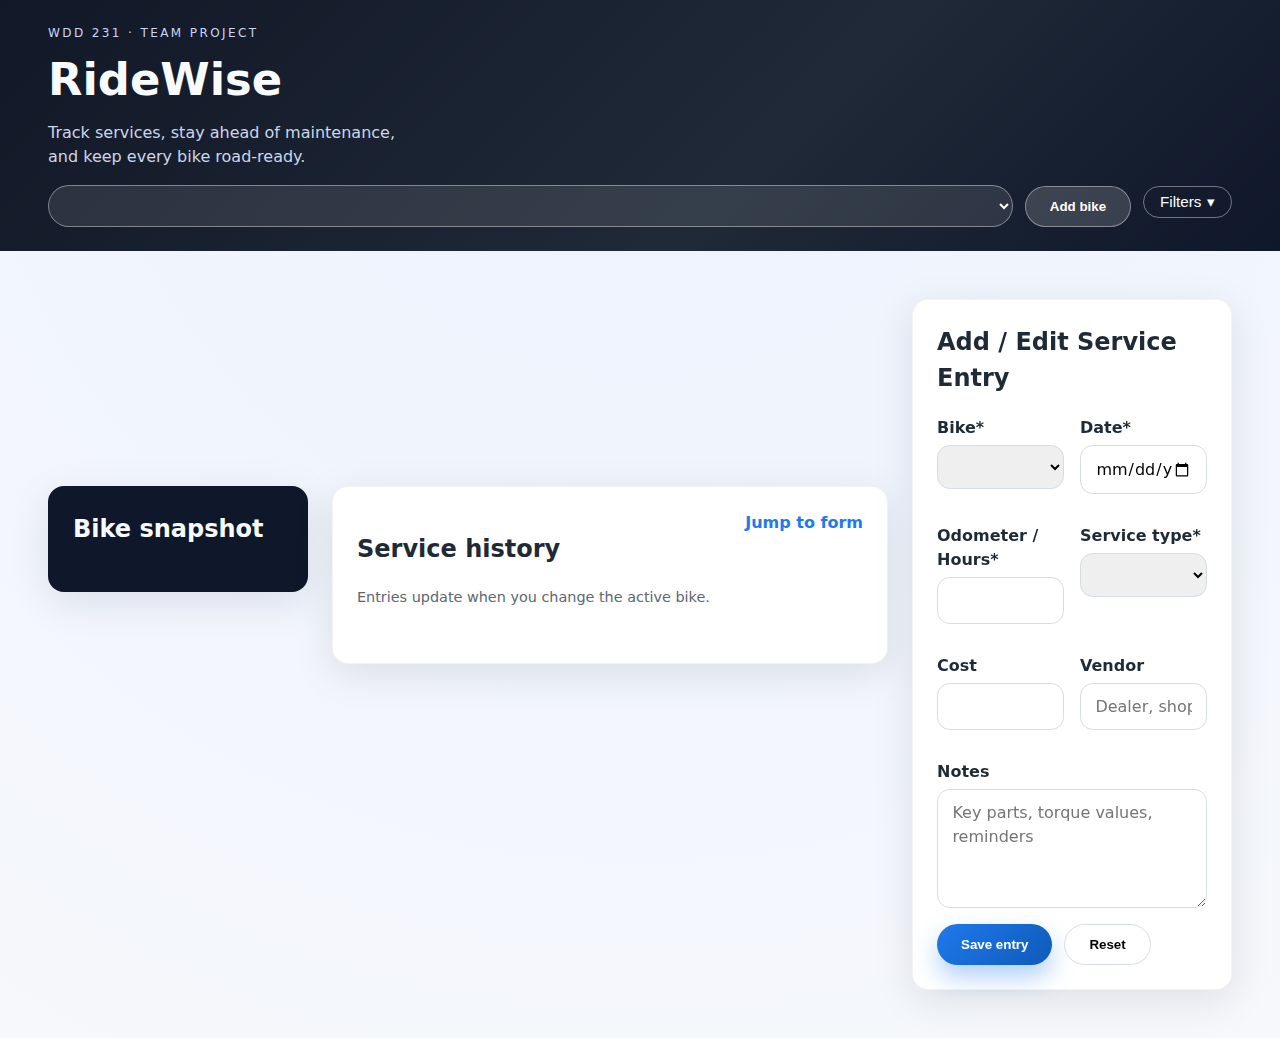
<file: index.html>
<!DOCTYPE html>
<html lang="en">
  <head>
    <meta charset="UTF-8" />
    <meta name="viewport" content="width=device-width, initial-scale=1.0" />
    <title>RideWise | Motorcycle Maintenance Tracker</title>
    <link rel="stylesheet" href="./styles/main.css" />
    <script type="module" src="./js/main.js" defer></script>
  </head>
  <body>
    <header class="site-header">
      <div class="brand">
        <p class="eyebrow">WDD 231 · Team Project</p>
        <h1>RideWise</h1>
        <p class="tagline">
          Track services, stay ahead of maintenance, and keep every bike road-ready.
        </p>
      </div>

      <div class="header-actions">
        <div class="active-bike-picker">
          <label for="active-bike" class="sr-label">Active bike</label>
          <select id="active-bike" aria-label="Select active bike"></select>
        </div>

        <div class="header-buttons">
          <button id="open-add-bike" class="btn secondary" type="button">Add bike</button>
          <button
            id="filter-toggle"
            class="panel-toggle"
            type="button"
            aria-controls="filter-panel"
            aria-expanded="false"
          >
            Filters
            <span aria-hidden="true">▾</span>
          </button>
        </div>
      </div>
    </header>

    <main class="layout">
      <section
        id="filter-panel"
        class="filter-panel"
        aria-live="polite"
        data-collapsed="true"
      >
        <h2>Quick filters</h2>
        <div class="filter-body">
          <div class="filter-group">
            <label for="filter-service">Service type</label>
            <select id="filter-service">
              <option value="">All services</option>
            </select>
          </div>
          <div class="filter-group">
            <label for="filter-search">Search notes/vendor</label>
            <input
              id="filter-search"
              type="search"
              placeholder="e.g. tires, Honda"
              autocomplete="off"
            />
          </div>
        </div>
      </section>

      <section id="stats" class="card stats-card" aria-live="polite">
        <h2>Bike snapshot</h2>
        <div id="stats-content" class="stats-grid"></div>
      </section>

      <section id="service-list" class="card entries-card">
        <div class="card-header">
          <div>
            <h2>Service history</h2>
            <p class="muted">Entries update when you change the active bike.</p>
          </div>
          <a class="ghost-link" href="#service-form">Jump to form</a>
        </div>
        <ul id="entries" class="entries" aria-label="Service entries list"></ul>
        <p id="empty-state" class="empty-state" hidden>
          No service entries yet. Log your first maintenance action with the form
          on the right.
        </p>
      </section>

      <section id="form-card" class="card form-card">
        <h2>Add / Edit Service Entry</h2>
        <form id="service-form" novalidate>
          <div class="form-grid">
            <div class="field">
              <label for="form-bike">Bike<span aria-hidden="true">*</span></label>
              <select id="form-bike" name="bikeId" required></select>
              <span class="error-msg" data-error-for="bikeId"></span>
            </div>

            <div class="field">
              <label for="form-date">Date<span aria-hidden="true">*</span></label>
              <input id="form-date" name="date" type="date" required />
              <span class="error-msg" data-error-for="date"></span>
            </div>

            <div class="field">
              <label for="form-odometer">
                Odometer / Hours<span aria-hidden="true">*</span>
              </label>
              <input
                id="form-odometer"
                name="odometer"
                type="number"
                min="0"
                step="1"
                required
                inputmode="numeric"
              />
              <span class="error-msg" data-error-for="odometer"></span>
            </div>

            <div class="field">
              <label for="form-type">Service type<span aria-hidden="true">*</span></label>
              <select id="form-type" name="serviceTypeId" required></select>
              <span class="error-msg" data-error-for="serviceTypeId"></span>
            </div>

            <div class="field">
              <label for="form-cost">Cost</label>
              <input id="form-cost" name="cost" type="number" min="0" step="0.01" />
              <span class="error-msg" data-error-for="cost"></span>
            </div>

            <div class="field">
              <label for="form-vendor">Vendor</label>
              <input
                id="form-vendor"
                name="vendor"
                type="text"
                maxlength="80"
                placeholder="Dealer, shop, or DIY"
              />
            </div>

            <div class="field field-wide">
              <label for="form-notes">Notes</label>
              <textarea
                id="form-notes"
                name="notes"
                rows="4"
                maxlength="500"
                placeholder="Key parts, torque values, reminders"
              ></textarea>
            </div>
          </div>
          <div class="form-actions">
            <button type="submit" class="btn primary">Save entry</button>
            <button type="reset" class="btn ghost">Reset</button>
          </div>
        </form>
      </section>
    </main>

    <div
      id="add-bike-modal"
      class="modal"
      role="dialog"
      aria-modal="true"
      aria-labelledby="add-bike-title"
      hidden
    >
      <div class="modal-backdrop" data-close-modal></div>
      <div class="modal-content" role="document" tabindex="-1">
        <header class="modal-header">
          <div>
            <p class="eyebrow modal-eyebrow">Garage</p>
            <h2 id="add-bike-title">Add a bike</h2>
            <p class="muted">Save a new bike and set it active across the dashboard.</p>
          </div>
          <button
            type="button"
            class="icon-button"
            aria-label="Close add bike dialog"
            data-close-modal
          >
            &times;
          </button>
        </header>

        <form id="add-bike-form" class="modal-form" novalidate>
          <div class="modal-grid">
            <div class="field">
              <label for="add-bike-name">Bike name<span aria-hidden="true">*</span></label>
              <input
                id="add-bike-name"
                name="name"
                type="text"
                maxlength="50"
                autocomplete="off"
                required
                placeholder="e.g., Canyon Explorer"
              />
              <span class="error-msg" data-error-for="name"></span>
            </div>

            <div class="field">
              <label for="add-bike-make">Make<span aria-hidden="true">*</span></label>
              <input
                id="add-bike-make"
                name="make"
                type="text"
                maxlength="50"
                required
                placeholder="Honda"
              />
              <span class="error-msg" data-error-for="make"></span>
            </div>

            <div class="field">
              <label for="add-bike-model">Model<span aria-hidden="true">*</span></label>
              <input
                id="add-bike-model"
                name="model"
                type="text"
                maxlength="50"
                required
                placeholder="Africa Twin"
              />
              <span class="error-msg" data-error-for="model"></span>
            </div>

            <div class="field">
              <label for="add-bike-year">Year<span aria-hidden="true">*</span></label>
              <input
                id="add-bike-year"
                name="year"
                type="number"
                min="1970"
                max="2099"
                inputmode="numeric"
                required
              />
              <span class="error-msg" data-error-for="year"></span>
            </div>
          </div>

          <div class="form-actions">
            <button type="submit" class="btn primary">Save bike</button>
            <button type="button" class="btn ghost" data-close-modal>Cancel</button>
          </div>
        </form>
      </div>
    </div>

    <div id="toast-container" role="status" aria-live="polite"></div>
  </body>
</html>
</file>
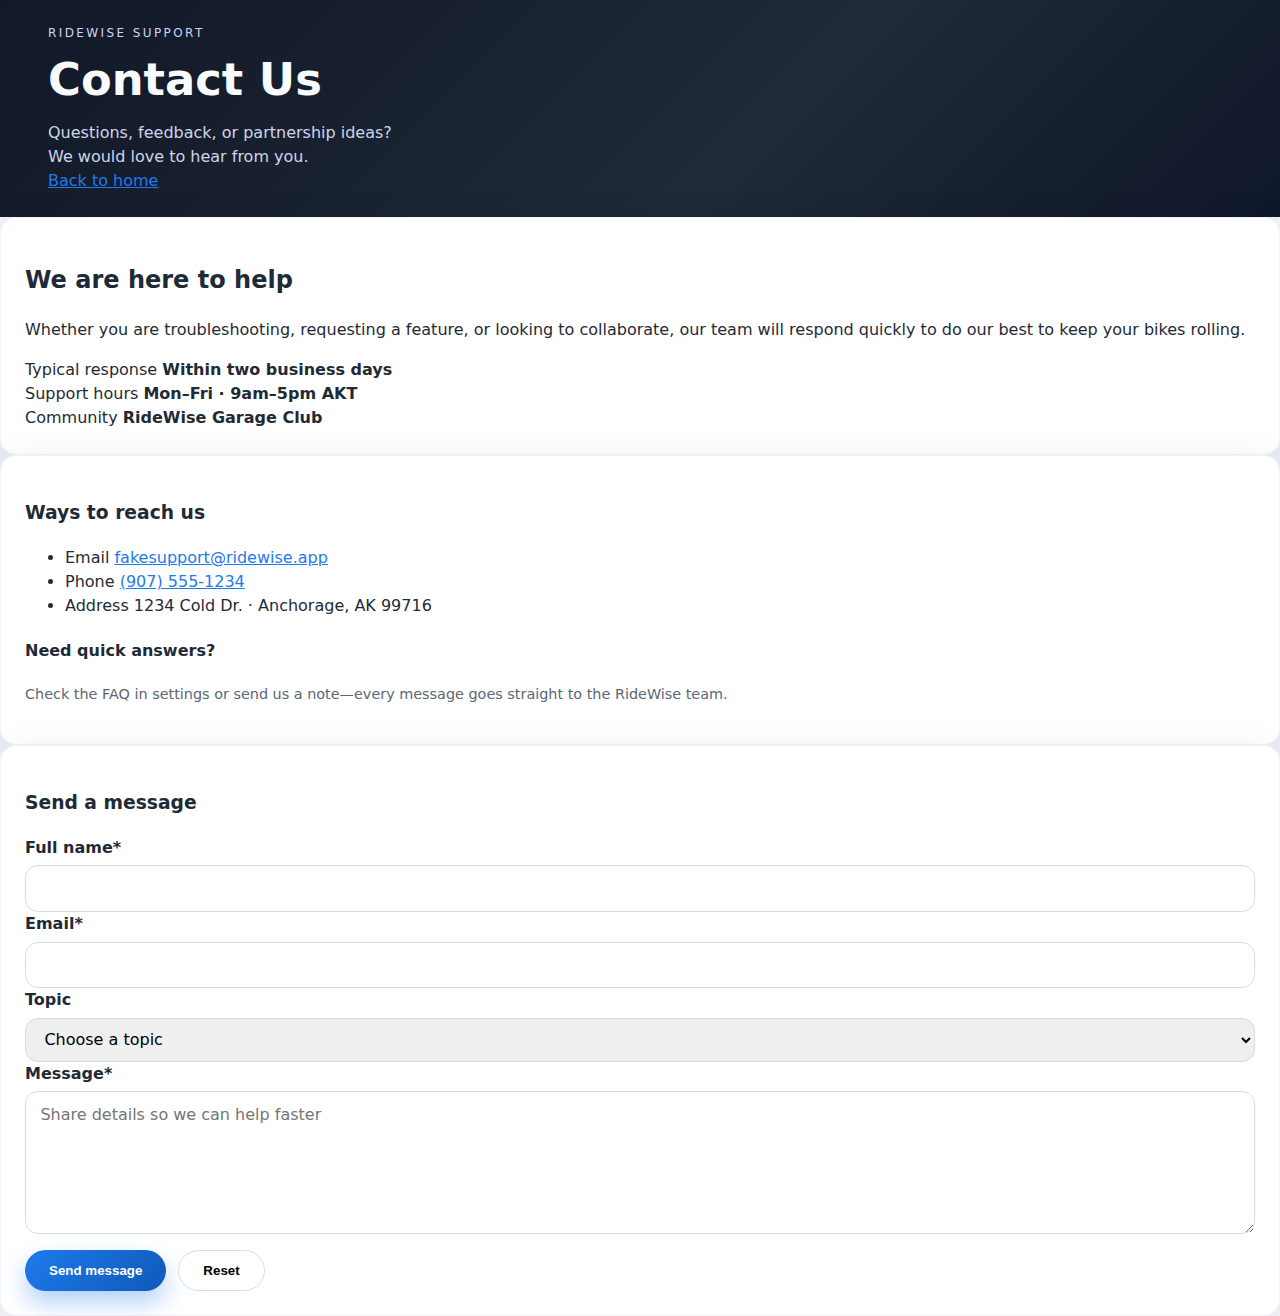
<file: contact.html>
<!DOCTYPE html>
<html lang="en">
  <head>
    <meta charset="UTF-8" />
    <meta name="viewport" content="width=device-width, initial-scale=1.0" />
    <title>RideWise | Contact Us</title>
    <link rel="stylesheet" href="./styles/main.css" />
  </head>
  <body>
    <header class="site-header">
      <div class="header-top">
        <div class="brand">
          <p class="eyebrow">RideWise Support</p>
          <h1>Contact Us</h1>
          <p class="tagline">
            Questions, feedback, or partnership ideas? We would love to hear from you.
          </p>
        </div>
        <a class="contact-link" href="./index.html">Back to home</a>
      </div>
    </header>

    <main class="contact-main">
      <section class="card contact-hero">
        <h2>We are here to help</h2>
        <p>
          Whether you are troubleshooting, requesting a feature, or looking to collaborate,
          our team will respond quickly to do our best to keep your bikes rolling.
        </p>
        <div class="contact-meta">
          <div class="contact-chip">
            <span class="chip-label">Typical response</span>
            <strong>Within two business days</strong>
          </div>
          <div class="contact-chip">
            <span class="chip-label">Support hours</span>
            <strong>Mon–Fri · 9am–5pm AKT</strong>
          </div>
          <div class="contact-chip">
            <span class="chip-label">Community</span>
            <strong>RideWise Garage Club</strong>
          </div>
        </div>
      </section>

      <div class="contact-grid">
        <section class="card contact-panel">
          <h3>Ways to reach us</h3>
          <ul class="contact-list">
            <li>
              <span class="contact-label">Email</span>
              <a href="mailto:support@ridewise.app">fakesupport@ridewise.app</a>
            </li>
            <li>
              <span class="contact-label">Phone</span>
              <a href="tel:+18015551234">(907) 555-1234</a>
            </li>
            <li>
              <span class="contact-label">Address</span>
              <span>1234 Cold Dr. · Anchorage, AK 99716</span>
            </li>
          </ul>
          <div class="contact-note">
            <h4>Need quick answers?</h4>
            <p class="muted">
              Check the FAQ in settings or send us a note—every message goes straight to the
              RideWise team.
            </p>
          </div>
        </section>

        <section class="card contact-panel">
          <h3>Send a message</h3>
          <form class="contact-form" action="#" method="post">
            <div class="field">
              <label for="contact-name">Full name<span aria-hidden="true">*</span></label>
              <input id="contact-name" name="name" type="text" required maxlength="80" />
            </div>

            <div class="field">
              <label for="contact-email">Email<span aria-hidden="true">*</span></label>
              <input id="contact-email" name="email" type="email" required maxlength="120" />
            </div>

            <div class="field">
              <label for="contact-topic">Topic</label>
              <select id="contact-topic" name="topic">
                <option value="">Choose a topic</option>
                <option value="support">Support</option>
                <option value="feature">Feature request</option>
                <option value="partnership">Partnerships</option>
                <option value="other">Other</option>
              </select>
            </div>

            <div class="field">
              <label for="contact-message">
                Message<span aria-hidden="true">*</span>
              </label>
              <textarea
                id="contact-message"
                name="message"
                rows="5"
                required
                maxlength="800"
                placeholder="Share details so we can help faster"
              ></textarea>
            </div>

            <div class="form-actions">
              <button type="submit" class="btn primary">Send message</button>
              <button type="reset" class="btn ghost">Reset</button>
            </div>
          </form>
        </section>
      </div>
    </main>
  </body>
</html>
</file>
<file: styles/main.css>
:root {
  color-scheme: light dark;
  --bg: #f6f8fb;
  --card: #ffffff;
  --text: #1f2a37;
  --muted: #5c6675;
  --accent: #1f7aec;
  --accent-dark: #0e5ab8;
  --border: #d6dce7;
  --shadow: 0 10px 40px rgba(15, 23, 42, 0.1);
}

*,
*::before,
*::after {
  box-sizing: border-box;
}

body {
  margin: 0;
  font-family: "Inter", "Segoe UI", system-ui, -apple-system, sans-serif;
  color: var(--text);
  background: radial-gradient(circle at top, #ecf2ff, var(--bg));
  min-height: 100vh;
  line-height: 1.5;
}

body.modal-open {
  overflow: hidden;
}

img {
  max-width: 100%;
}

a {
  color: var(--accent);
}

:focus-visible {
  outline: 3px solid var(--accent);
  outline-offset: 2px;
}

.sr-label {
  position: absolute;
  width: 1px;
  height: 1px;
  padding: 0;
  margin: -1px;
  overflow: hidden;
  clip: rect(0 0 0 0);
  border: 0;
}

.site-header {
  padding: 1.5rem clamp(1rem, 4vw, 3rem);
  display: flex;
  flex-direction: column;
  gap: 1rem;
  background: linear-gradient(135deg, #111827, #1f2937 60%, #0f172a);
  color: #f8fafc;
}

.brand h1 {
  margin: 0;
  font-size: clamp(1.8rem, 5vw, 2.8rem);
}

.eyebrow {
  margin: 0 0 0.25rem;
  text-transform: uppercase;
  letter-spacing: 0.2em;
  font-size: 0.75rem;
  color: #cbd5f5;
}

.tagline {
  margin: 0.5rem 0 0;
  color: #cdd5ea;
  max-width: 36ch;
}

.active-bike-picker select {
  width: 100%;
  padding: 0.65rem 1rem;
  border-radius: 999px;
  border: 1px solid rgba(255, 255, 255, 0.4);
  background: rgba(255, 255, 255, 0.1);
  color: #fff;
  font-size: 1rem;
}

.panel-toggle {
  align-self: flex-start;
  border: 1px solid rgba(255, 255, 255, 0.4);
  border-radius: 999px;
  padding: 0.4rem 1rem;
  background: transparent;
  color: #fff;
  font-size: 0.95rem;
  display: inline-flex;
  align-items: center;
  gap: 0.35rem;
  cursor: pointer;
  transition: transform 0.2s ease, background 0.2s ease;
}

.panel-toggle:hover,
.panel-toggle:focus-visible {
  transform: translateY(-1px);
  background: rgba(255, 255, 255, 0.1);
}

.header-actions {
  display: grid;
  gap: 0.75rem;
}

.header-buttons {
  display: flex;
  flex-wrap: wrap;
  gap: 0.75rem;
}

.layout {
  display: flex;
  flex-direction: column;
  gap: 1rem;
  padding: clamp(1rem, 5vw, 3rem);
}

.card {
  background: var(--card);
  border-radius: 1rem;
  padding: 1.5rem;
  box-shadow: var(--shadow);
  border: 1px solid rgba(15, 23, 42, 0.05);
}

.filter-panel {
  overflow: hidden;
  transition: max-height 0.4s ease, opacity 0.4s ease;
  max-height: 0;
  opacity: 0;
}

.filter-panel[data-collapsed="false"] {
  max-height: 400px;
  opacity: 1;
}

.filter-body {
  display: grid;
  gap: 1rem;
  margin-top: 1rem;
}

.filter-group label {
  font-weight: 600;
  display: block;
  margin-bottom: 0.35rem;
}

.filter-group input,
.filter-group select {
  width: 100%;
  border-radius: 0.6rem;
  padding: 0.65rem 0.85rem;
  border: 1px solid var(--border);
  font: inherit;
}

.stats-card {
  background: #0f172a;
  color: #f8fafc;
}

.stats-card h2 {
  margin-top: 0;
}

.stats-grid {
  display: grid;
  grid-template-columns: repeat(auto-fit, minmax(140px, 1fr));
  gap: 1rem;
}

.stat {
  background: rgba(248, 250, 252, 0.08);
  border-radius: 0.8rem;
  padding: 1rem;
  border: 1px solid rgba(255, 255, 255, 0.1);
  transition: transform 0.2s ease, border-color 0.2s ease;
}

.stat:hover {
  transform: translateY(-2px);
  border-color: rgba(255, 255, 255, 0.4);
}

.stat-label {
  font-size: 0.85rem;
  letter-spacing: 0.05em;
  text-transform: uppercase;
  color: #cbd5f5;
}

.stat-value {
  font-size: 1.5rem;
  font-weight: 600;
  margin-top: 0.35rem;
}

.card-header {
  display: flex;
  justify-content: space-between;
  gap: 1rem;
  align-items: flex-start;
}

.ghost-link {
  text-decoration: none;
  font-weight: 600;
  color: var(--accent);
  border-bottom: 1px solid transparent;
  transition: border-color 0.2s ease;
}

.ghost-link:hover {
  border-color: currentColor;
}

.muted {
  color: var(--muted);
  font-size: 0.9rem;
}

.entries {
  list-style: none;
  padding: 0;
  margin: 1rem 0 0;
  display: flex;
  flex-direction: column;
  gap: 1rem;
}

.entry {
  border: 1px solid var(--border);
  border-radius: 1rem;
  padding: 1rem;
  display: grid;
  gap: 0.5rem;
  transition: transform 0.2s ease, box-shadow 0.2s ease;
}

.entry:hover {
  transform: translateY(-3px);
  box-shadow: 0 8px 24px rgba(15, 23, 42, 0.08);
}

.entry-header {
  display: flex;
  justify-content: space-between;
  flex-wrap: wrap;
  gap: 0.5rem;
  font-weight: 600;
}

.entry-meta {
  font-size: 0.9rem;
  color: var(--muted);
}

.entry-notes {
  margin: 0.25rem 0 0;
  color: var(--text);
}

.empty-state {
  margin: 1rem 0 0;
  padding: 1.5rem;
  border-radius: 0.8rem;
  border: 1px dashed var(--border);
  color: var(--muted);
}

.form-card h2 {
  margin-top: 0;
}

.form-grid {
  display: grid;
  gap: 1rem;
}

.field {
  display: flex;
  flex-direction: column;
}

.field label {
  font-weight: 600;
  margin-bottom: 0.35rem;
}

.field input,
.field select,
.field textarea {
  width: 100%;
  border-radius: 0.8rem;
  border: 1px solid var(--border);
  padding: 0.65rem 0.9rem;
  font: inherit;
  transition: border-color 0.2s ease, box-shadow 0.2s ease;
}

.field input:focus,
.field select:focus,
.field textarea:focus {
  border-color: var(--accent);
  box-shadow: 0 0 0 4px rgba(31, 122, 236, 0.2);
}

.error-msg {
  min-height: 1em;
  font-size: 0.85rem;
  color: #c53030;
}

.form-actions {
  display: flex;
  gap: 0.75rem;
  flex-wrap: wrap;
  margin-top: 1rem;
}

.btn {
  border: none;
  border-radius: 999px;
  padding: 0.75rem 1.5rem;
  font-weight: 600;
  cursor: pointer;
  transition: transform 0.2s ease, box-shadow 0.2s ease;
}

.btn.primary {
  background: linear-gradient(135deg, var(--accent), var(--accent-dark));
  color: #fff;
  box-shadow: 0 12px 24px rgba(31, 122, 236, 0.35);
}

.btn.secondary {
  background: rgba(255, 255, 255, 0.16);
  color: #fff;
  border: 1px solid rgba(255, 255, 255, 0.4);
}

.btn.ghost {
  border: 1px solid var(--border);
  background: #fff;
}

.btn:hover {
  transform: translateY(-2px);
}

.icon-button {
  border: none;
  background: rgba(15, 23, 42, 0.08);
  color: inherit;
  border-radius: 999px;
  width: 2.5rem;
  height: 2.5rem;
  font-size: 1.5rem;
  line-height: 1;
  cursor: pointer;
  transition: transform 0.2s ease, background 0.2s ease;
}

.icon-button:hover,
.icon-button:focus-visible {
  background: rgba(15, 23, 42, 0.12);
  transform: translateY(-2px);
}

#toast-container {
  position: fixed;
  inset: auto 1rem 1rem auto;
  z-index: 10;
  display: flex;
  flex-direction: column;
  gap: 0.5rem;
  pointer-events: none;
}

.toast {
  background: #111827;
  color: #f8fafc;
  padding: 0.85rem 1.25rem;
  border-radius: 999px;
  font-weight: 600;
  box-shadow: 0 15px 45px rgba(15, 23, 42, 0.4);
  animation: toastIn 0.4s ease forwards, toastOut 0.4s ease 3.6s forwards;
}

@keyframes toastIn {
  from {
    opacity: 0;
    transform: translateY(20px);
  }
  to {
    opacity: 1;
    transform: translateY(0);
  }
}

@keyframes toastOut {
  to {
    opacity: 0;
    transform: translateY(10px);
  }
}

.modal {
  position: fixed;
  inset: 0;
  display: grid;
  place-items: center;
  z-index: 20;
  opacity: 0;
  pointer-events: none;
  transition: opacity 0.25s ease;
}

.modal[data-open="true"] {
  opacity: 1;
  pointer-events: auto;
}

.modal-backdrop {
  position: absolute;
  inset: 0;
  background: rgba(15, 23, 42, 0.55);
  backdrop-filter: blur(2px);
}

.modal-content {
  position: relative;
  background: #fff;
  color: #0f172a;
  border-radius: 1rem;
  padding: clamp(1.25rem, 3vw, 2rem);
  width: min(640px, calc(100% - 2rem));
  box-shadow: 0 25px 60px rgba(15, 23, 42, 0.35);
  animation: modalIn 0.28s ease;
}

.modal-header {
  display: flex;
  justify-content: space-between;
  gap: 0.75rem;
  align-items: start;
}

.modal-eyebrow {
  color: #6b7280;
  margin-bottom: 0.15rem;
}

.modal-form {
  margin-top: 1rem;
}

.modal-grid {
  display: grid;
  gap: 1rem;
}

@keyframes modalIn {
  from {
    opacity: 0;
    transform: translateY(12px);
  }
  to {
    opacity: 1;
    transform: translateY(0);
  }
}

@media (min-width: 640px) {
  .layout {
    gap: 1.5rem;
  }

  .filter-body {
    grid-template-columns: repeat(2, minmax(0, 1fr));
  }

  .form-grid {
    grid-template-columns: repeat(2, minmax(0, 1fr));
  }

  .field-wide {
    grid-column: 1 / -1;
  }

  .modal-grid {
    grid-template-columns: repeat(2, minmax(0, 1fr));
  }
}

@media (min-width: 900px) {
  .layout {
    display: grid;
    grid-template-columns: 260px 1fr 320px;
    grid-template-areas:
      "filter filter form"
      "stats entries form"
      "stats entries form";
  }

  #filter-panel {
    grid-area: filter;
  }

  #stats {
    grid-area: stats;
  }

  #service-list {
    grid-area: entries;
  }

  #form-card {
    grid-area: form;
    position: sticky;
    top: 1.5rem;
    align-self: start;
  }

  .layout > * {
    height: fit-content;
  }

  .header-actions {
    grid-template-columns: 1fr auto;
    align-items: center;
  }
}
</file>
